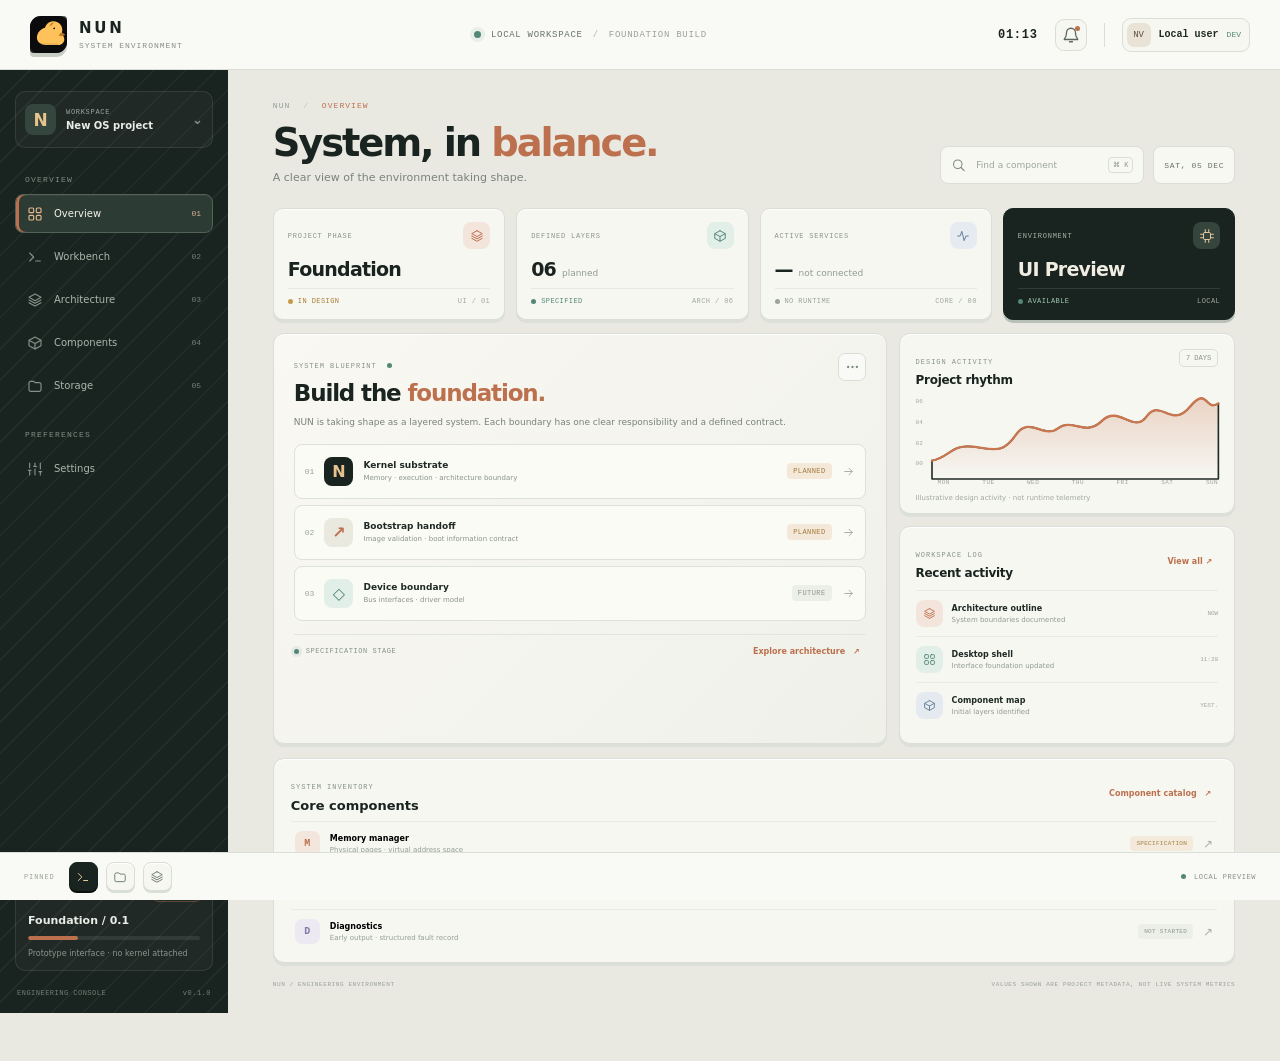
<file: ui/index.html>
<!doctype html>
<html lang="en">
<head>
<meta charset="utf-8"><meta name="viewport" content="width=device-width,initial-scale=1">
<meta name="theme-color" content="#19231f"><meta name="description" content="NUN — desktop system environment concept">
<title>NUN — System Overview</title><link rel="stylesheet" href="./styles.css"><script src="./app.js" defer></script>
</head>
<body>
<svg class="icon-defs" aria-hidden="true">
<symbol id="i-grid" viewBox="0 0 24 24"><rect x="3" y="3" width="7" height="7" rx="1.5"/><rect x="14" y="3" width="7" height="7" rx="1.5"/><rect x="3" y="14" width="7" height="7" rx="1.5"/><rect x="14" y="14" width="7" height="7" rx="1.5"/></symbol>
<symbol id="i-layers" viewBox="0 0 24 24"><path d="m12 3 9 5-9 5-9-5 9-5Z"/><path d="m3 12 9 5 9-5M3 16l9 5 9-5"/></symbol>
<symbol id="i-cpu" viewBox="0 0 24 24"><rect x="6" y="6" width="12" height="12" rx="2"/><path d="M9 1v5m6-5v5M9 18v5m6-5v5M1 9h5m-5 6h5m12-6h5m-5 6h5"/></symbol>
<symbol id="i-box" viewBox="0 0 24 24"><path d="m12 3 9 5v8l-9 5-9-5V8l9-5Z"/><path d="m3.5 8.2 8.5 4.7 8.5-4.7M12 13v8"/></symbol>
<symbol id="i-folder" viewBox="0 0 24 24"><path d="M3 7.5A2.5 2.5 0 0 1 5.5 5H10l2 2h6.5A2.5 2.5 0 0 1 21 9.5v8a2.5 2.5 0 0 1-2.5 2.5h-13A2.5 2.5 0 0 1 3 17.5z"/></symbol>
<symbol id="i-terminal" viewBox="0 0 24 24"><path d="m4 6 6 6-6 6M13 18h7"/></symbol>
<symbol id="i-sliders" viewBox="0 0 24 24"><path d="M4 21v-7m0-4V3m8 18v-9m0-4V3m8 18v-5m0-4V3M2 14h4m4-6h4m4 8h4"/></symbol>
<symbol id="i-search" viewBox="0 0 24 24"><circle cx="10.8" cy="10.8" r="6.8"/><path d="m16 16 5 5"/></symbol>
<symbol id="i-bell" viewBox="0 0 24 24"><path d="M18 9a6 6 0 0 0-12 0c0 7-3 7-3 9h18c0-2-3-2-3-9ZM10 21h4"/></symbol>
<symbol id="i-arrow" viewBox="0 0 24 24"><path d="M5 12h14m-6-6 6 6-6 6"/></symbol>
<symbol id="i-check" viewBox="0 0 24 24"><path d="m5 12 4 4L19 6"/></symbol>
<symbol id="i-activity" viewBox="0 0 24 24"><path d="M3 12h4l3-8 4 16 3-8h4"/></symbol>
<symbol id="i-more" viewBox="0 0 24 24"><circle cx="5" cy="12" r="1"/><circle cx="12" cy="12" r="1"/><circle cx="19" cy="12" r="1"/></symbol>
</svg>
<div class="app-frame">
<header class="topbar">
<a class="brand" href="#" aria-label="NUN home"><span class="brand-mark"><img src="../assets/duck-ui/duck-mark.svg" alt=""></span><span class="brand-name"><strong>NUN</strong><small>SYSTEM ENVIRONMENT</small></span></a>
<div class="topbar-context"><span class="context-dot"></span><span>LOCAL WORKSPACE</span><span class="context-slash">/</span><span class="context-muted">FOUNDATION BUILD</span></div>
<div class="topbar-actions"><span class="topbar-clock" id="clock">09:41</span><button class="top-icon" data-open="notifications" aria-label="Notifications"><svg><use href="#i-bell"/></svg><i></i></button><span class="top-separator"></span><button class="user-chip" data-open="profile" aria-label="Open user profile"><span>NV</span><b>Local user</b><small>DEV</small></button></div>
</header>
<div class="workspace">
<aside class="sidebar">
<div class="workspace-switcher"><span class="workspace-emblem">N</span><span><small>WORKSPACE</small><strong>New OS project</strong></span><b>⌄</b></div>
<div class="sidebar-label">OVERVIEW</div>
<nav class="side-nav" aria-label="Main navigation">
<button class="side-link active" data-page="Overview"><svg><use href="#i-grid"/></svg><span>Overview</span><kbd>01</kbd></button>
<button class="side-link" data-page="Workbench"><svg><use href="#i-terminal"/></svg><span>Workbench</span><kbd>02</kbd></button>
<button class="side-link" data-page="Architecture"><svg><use href="#i-layers"/></svg><span>Architecture</span><kbd>03</kbd></button>
<button class="side-link" data-page="Components"><svg><use href="#i-box"/></svg><span>Components</span><kbd>04</kbd></button>
<button class="side-link" data-page="Storage"><svg><use href="#i-folder"/></svg><span>Storage</span><kbd>05</kbd></button>
</nav>
<div class="sidebar-label sidebar-label-spaced">PREFERENCES</div>
<nav class="side-nav"><button class="side-link" data-page="Settings"><svg><use href="#i-sliders"/></svg><span>Settings</span></button></nav>
<div class="sidebar-bottom"><div class="build-card"><div class="build-card-top"><span>BUILD CHANNEL</span><span class="build-tag">PREVIEW</span></div><strong>Foundation / 0.1</strong><div class="build-progress"><i></i></div><small>Prototype interface · no kernel attached</small></div><div class="sidebar-foot"><span>ENGINEERING CONSOLE</span><span>v0.1.0</span></div></div>
</aside>
<main class="main-content">
<div class="page-header"><div><div class="breadcrumb">NUN <span>/</span> <b id="breadcrumb-current">OVERVIEW</b></div><h1 id="page-title">System, in <em>balance.</em></h1><p id="page-subtitle">A clear view of the environment taking shape.</p></div><div class="page-tools"><label class="global-search"><svg><use href="#i-search"/></svg><input id="global-search" type="search" placeholder="Find a component"><kbd>⌘ K</kbd></label><button class="date-chip" id="date-chip">WED, NOV 11 <span>⌄</span></button></div></div>
<section class="summary-grid" aria-label="Project summary">
<article class="summary-card"><div class="summary-label"><span>PROJECT PHASE</span><span class="summary-icon orange"><svg><use href="#i-layers"/></svg></span></div><strong class="summary-value">Foundation</strong><div class="summary-foot"><span class="status-inline amber"><i></i> IN DESIGN</span><span>UI / 01</span></div></article>
<article class="summary-card"><div class="summary-label"><span>DEFINED LAYERS</span><span class="summary-icon green"><svg><use href="#i-box"/></svg></span></div><strong class="summary-value">06 <small>planned</small></strong><div class="summary-foot"><span class="status-inline green"><i></i> SPECIFIED</span><span>ARCH / 06</span></div></article>
<article class="summary-card"><div class="summary-label"><span>ACTIVE SERVICES</span><span class="summary-icon blue"><svg><use href="#i-activity"/></svg></span></div><strong class="summary-value">— <small>not connected</small></strong><div class="summary-foot"><span class="status-inline neutral"><i></i> NO RUNTIME</span><span>CORE / 00</span></div></article>
<article class="summary-card summary-card-dark"><div class="summary-label"><span>ENVIRONMENT</span><span class="summary-icon dark-icon"><svg><use href="#i-cpu"/></svg></span></div><strong class="summary-value">UI Preview</strong><div class="summary-foot"><span class="status-inline green"><i></i> AVAILABLE</span><span>LOCAL</span></div></article>
</section>
<div class="content-grid">
<section class="architecture-panel">
<div class="panel-top"><div><span class="panel-eyebrow">SYSTEM BLUEPRINT <i></i></span><h2>Build the <em>foundation.</em></h2></div><button class="panel-more" data-open="architecture-details" aria-label="Architecture details"><svg><use href="#i-more"/></svg></button></div>
<p class="panel-copy">NUN is taking shape as a layered system. Each boundary has one clear responsibility and a defined contract.</p>
<div class="layer-stack">
<button class="layer-row layer-active" data-open="kernel"><span class="layer-number">01</span><span class="layer-symbol">N</span><span class="layer-info"><strong>Kernel substrate</strong><small>Memory · execution · architecture boundary</small></span><span class="layer-state state-plan">PLANNED</span><svg><use href="#i-arrow"/></svg></button>
<button class="layer-row" data-open="boot"><span class="layer-number">02</span><span class="layer-symbol boot-symbol">↗</span><span class="layer-info"><strong>Bootstrap handoff</strong><small>Image validation · boot information contract</small></span><span class="layer-state state-plan">PLANNED</span><svg><use href="#i-arrow"/></svg></button>
<button class="layer-row" data-open="drivers"><span class="layer-number">03</span><span class="layer-symbol driver-symbol">◇</span><span class="layer-info"><strong>Device boundary</strong><small>Bus interfaces · driver model</small></span><span class="layer-state state-later">FUTURE</span><svg><use href="#i-arrow"/></svg></button>
</div>
<div class="panel-bottom"><span><i class="mini-pulse"></i> SPECIFICATION STAGE</span><button data-open="architecture-details">Explore architecture <b>↗</b></button></div>
</section>
<div class="right-column">
<section class="signal-card">
<div class="signal-head"><div><span class="panel-eyebrow">DESIGN ACTIVITY</span><h3>Project rhythm</h3></div><span class="period-chip">7 DAYS</span></div>
<div class="signal-graph" aria-hidden="true"><div class="graph-y"><span>06</span><span>04</span><span>02</span><span>00</span></div><svg viewBox="0 0 300 90" preserveAspectRatio="none"><defs><linearGradient id="area" x1="0" x2="0" y1="0" y2="1"><stop offset="0" stop-color="#c97750" stop-opacity=".28"/><stop offset="1" stop-color="#c97750" stop-opacity="0"/></linearGradient></defs><path d="M0 70 C18 67 20 52 43 55 S74 63 88 42 S117 47 132 35 S160 45 178 27 S211 42 225 22 S251 36 270 12 S286 18 300 8 L300 90 L0 90Z" fill="url(#area)"/><path d="M0 70 C18 67 20 52 43 55 S74 63 88 42 S117 47 132 35 S160 45 178 27 S211 42 225 22 S251 36 270 12 S286 18 300 8" fill="none" stroke="#c97750" stroke-width="2.5" stroke-linecap="round"/></svg></div>
<div class="graph-days"><span>MON</span><span>TUE</span><span>WED</span><span>THU</span><span>FRI</span><span>SAT</span><span>SUN</span></div><p class="demo-note">Illustrative design activity · not runtime telemetry</p>
</section>
<section class="activity-card">
<div class="activity-heading"><div><span class="panel-eyebrow">WORKSPACE LOG</span><h3>Recent activity</h3></div><button data-open="activity-log">View all ↗</button></div>
<div class="activity-list"><div class="activity-item"><span class="activity-mark orange-mark"><svg><use href="#i-layers"/></svg></span><span><strong>Architecture outline</strong><small>System boundaries documented</small></span><time>NOW</time></div><div class="activity-item"><span class="activity-mark green-mark"><svg><use href="#i-grid"/></svg></span><span><strong>Desktop shell</strong><small>Interface foundation updated</small></span><time>11:20</time></div><div class="activity-item"><span class="activity-mark blue-mark"><svg><use href="#i-box"/></svg></span><span><strong>Component map</strong><small>Initial layers identified</small></span><time>YEST.</time></div></div>
</section>
</div>
</div>
<section class="components-section">
<div class="components-heading"><div><span class="panel-eyebrow">SYSTEM INVENTORY</span><h2>Core components</h2></div><button data-open="components-catalog">Component catalog <b>↗</b></button></div>
<div class="component-list">
<button class="component-row" data-open="memory"><span class="component-glyph">M</span><span class="component-name"><strong>Memory manager</strong><small>Physical pages · virtual address space</small></span><span class="component-badge amber-badge">SPECIFICATION</span><span class="component-arrow">↗</span></button>
<button class="component-row" data-open="execution"><span class="component-glyph teal-glyph">E</span><span class="component-name"><strong>Execution model</strong><small>Tasks · context · synchronization</small></span><span class="component-badge muted-badge">NOT STARTED</span><span class="component-arrow">↗</span></button>
<button class="component-row" data-open="diagnostics"><span class="component-glyph violet-glyph">D</span><span class="component-name"><strong>Diagnostics</strong><small>Early output · structured fault record</small></span><span class="component-badge muted-badge">NOT STARTED</span><span class="component-arrow">↗</span></button>
</div>
</section>
<footer class="main-footer"><span>NUN / ENGINEERING ENVIRONMENT</span><span>VALUES SHOWN ARE PROJECT METADATA, NOT LIVE SYSTEM METRICS</span></footer>
</main>
</div>
<nav class="bottom-dock" aria-label="Pinned tools"><span class="dock-caption">PINNED</span><button class="dock-button selected" data-open="workbench" aria-label="Workbench"><svg><use href="#i-terminal"/></svg></button><button class="dock-button" data-open="files" aria-label="Files"><svg><use href="#i-folder"/></svg></button><button class="dock-button" data-open="architecture-details" aria-label="Architecture"><svg><use href="#i-layers"/></svg></button><span class="dock-spacer"></span><span class="dock-status"><i></i> LOCAL PREVIEW</span></nav>
</div>
<dialog id="module-dialog" class="module-dialog"><button class="dialog-close" id="dialog-close" aria-label="Close">×</button><div class="dialog-symbol">N</div><span class="panel-eyebrow">NUN / MODULE INFORMATION</span><h2 id="dialog-title">Module</h2><p id="dialog-copy"></p><div class="dialog-boundary"><i></i> SPECIFICATION / UI PREVIEW ONLY</div><button class="dialog-action" id="dialog-action">Close panel <span>↗</span></button></dialog>
<div class="toast" id="toast" role="status" aria-live="polite"></div>
</body></html>
</file>
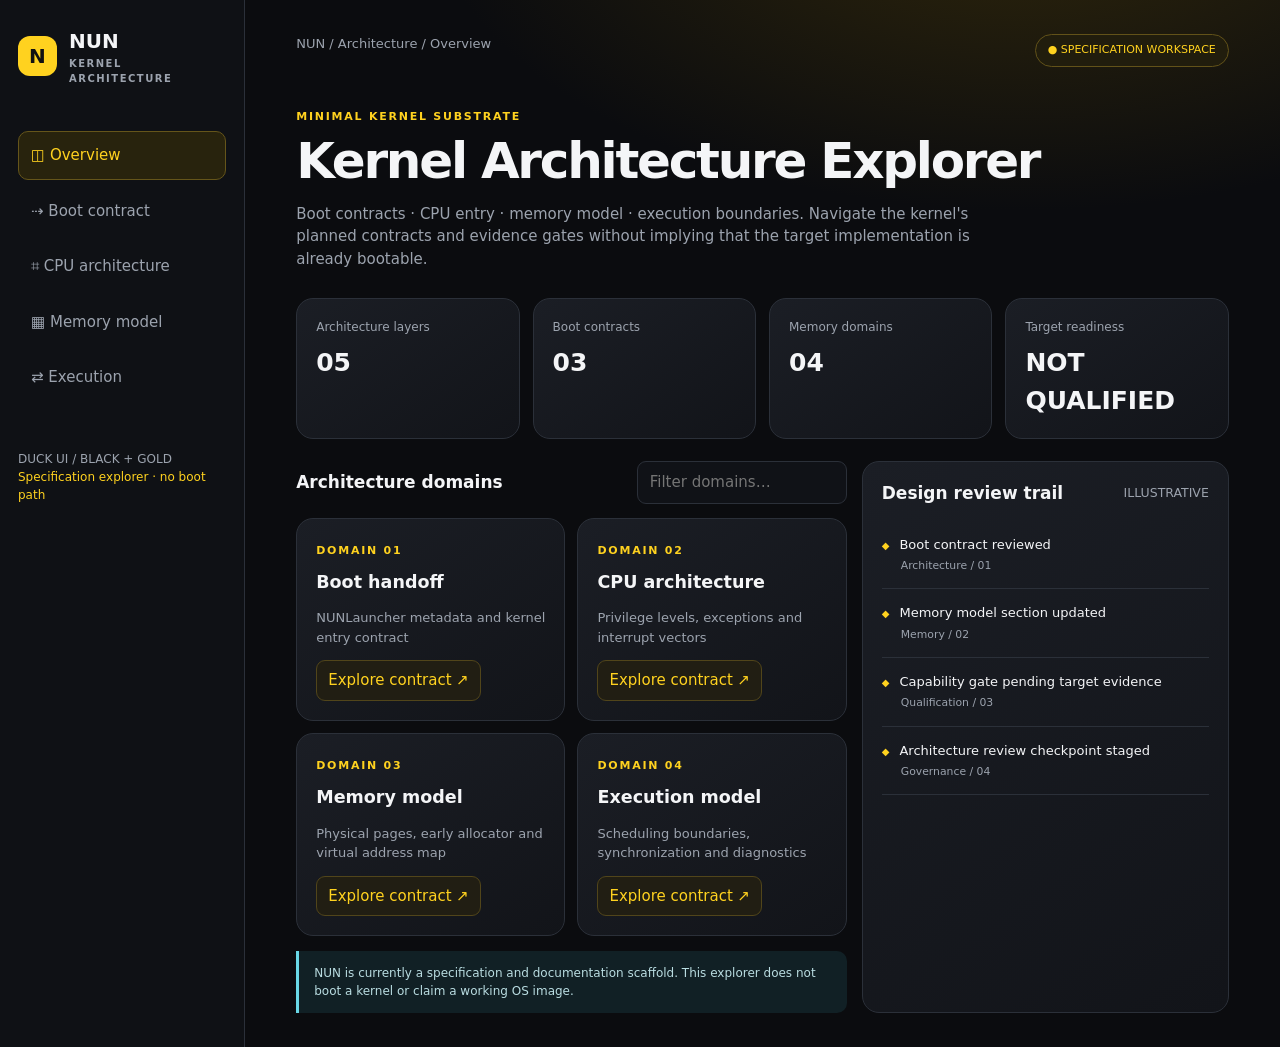
<file: docs/gui/index.html>
<!doctype html><html lang="en"><head><meta charset="utf-8"><meta name="viewport" content="width=device-width,initial-scale=1"><meta name="theme-color" content="#101114"><title>NUN — Kernel Architecture Explorer</title><style>
:root{color-scheme:dark;--bg:#0b0c0f;--p:#171a20;--l:#2b3039;--t:#f4f5f7;--m:#9ca3ae;--g:#ffd21f;--c:#69d7e6;--ok:#79d7a0;font:15px/1.5 Inter,system-ui,sans-serif}*{box-sizing:border-box}body{margin:0;background:radial-gradient(850px 450px at 80% -10%,#30270b,transparent 70%),var(--bg);color:var(--t)}button,input{font:inherit}.app{display:grid;grid-template-columns:245px 1fr;min-height:100vh}.side{background:#0f1115;border-right:1px solid var(--l);padding:26px 18px}.brand{display:flex;gap:12px;align-items:center;font-size:20px;font-weight:850}.mark{width:40px;height:40px;border-radius:12px;background:var(--g);color:#111;display:grid;place-items:center}.nav{display:grid;gap:7px;margin-top:45px}.nav button{background:transparent;border:1px solid transparent;color:var(--m);padding:12px;text-align:left;border-radius:10px;transition:.2s}.nav button:hover,.nav button.active{background:#28230d;border-color:#65551a;color:var(--g)}.side footer{margin-top:48px;color:var(--m);font-size:12px}.main{padding:34px clamp(18px,4vw,58px);max-width:1500px;width:100%;margin:auto}.top{display:flex;justify-content:space-between;color:var(--m);font-size:13px}.badge{padding:7px 12px;border-radius:30px;background:#211d0d;border:1px solid #625219;color:var(--g);font-size:11px}.hero{margin:42px 0 28px}.eyebrow,.card small{color:var(--g);font-size:11px;letter-spacing:.16em;font-weight:800}.hero h1{font-size:clamp(32px,4vw,50px);line-height:1.05;letter-spacing:-.045em;margin:10px 0}.hero p{color:var(--m);max-width:720px}.stats{display:grid;grid-template-columns:repeat(4,1fr);gap:13px}.stat,.card,.panel{background:linear-gradient(145deg,#1b1e25,#121419);border:1px solid var(--l);border-radius:17px;padding:19px;transition:.22s}.stat:hover,.card:hover{transform:translateY(-3px);border-color:#76651d}.stat span{display:block;color:var(--m);font-size:12px}.stat b{display:block;font-size:25px;margin-top:8px}.body{display:grid;grid-template-columns:1.2fr .8fr;gap:15px;margin-top:22px}.heading{display:flex;justify-content:space-between;align-items:center;margin-bottom:14px}.heading h2{font-size:17px;margin:0}.search{background:#101217;border:1px solid var(--l);color:white;border-radius:9px;padding:9px 12px;width:210px}.cards{display:grid;grid-template-columns:repeat(2,1fr);gap:12px}.card h3{margin:9px 0 4px}.card p{font-size:13px;color:var(--m);min-height:38px}.card button{background:#211e13;border:1px solid #51451a;color:var(--g);padding:8px 11px;border-radius:9px}.event{padding:14px 0;border-bottom:1px solid var(--l);font-size:13px}.event:before{content:'◆';color:var(--g);margin-right:10px;font-size:10px}.event small{display:block;color:var(--m);margin:4px 0 0 19px}.notice{margin-top:15px;padding:13px 15px;background:#112025;border-left:3px solid var(--c);border-radius:0 10px 10px 0;color:#b9dce1;font-size:12px}.toast{position:fixed;right:22px;bottom:22px;background:var(--g);color:#111;padding:12px 16px;border-radius:10px;font-weight:800;opacity:0;transform:translateY(8px);transition:.2s}.toast.show{opacity:1;transform:none}@media(max-width:850px){.app{grid-template-columns:1fr}.side{padding:14px 18px;border-right:0;border-bottom:1px solid var(--l)}.nav{display:flex;overflow:auto;margin-top:12px}.nav button{white-space:nowrap}.side footer{display:none}.body{grid-template-columns:1fr}}@media(max-width:560px){.stats{grid-template-columns:repeat(2,1fr)}.cards{grid-template-columns:1fr}.badge{font-size:9px}}@media(prefers-reduced-motion:reduce){*,*::before,*::after{transition:none!important;animation:none!important}}</style></head><body><div class="app"><aside class="side"><div class="brand"><div class="mark">N</div><div>NUN<small style="display:block;color:var(--m);font-size:10px;letter-spacing:.15em">KERNEL ARCHITECTURE</small></div></div><nav class="nav" aria-label="Primary"><button class="active">◫ Overview</button><button>⇢ Boot contract</button><button>⌗ CPU architecture</button><button>▦ Memory model</button><button>⇄ Execution</button></nav><footer>DUCK UI / BLACK + GOLD<br><span style="color:var(--g)">Specification explorer · no boot path</span></footer></aside><main class="main"><div class="top"><span>NUN / Architecture / Overview</span><span class="badge">● SPECIFICATION WORKSPACE</span></div><header class="hero"><div class="eyebrow">MINIMAL KERNEL SUBSTRATE</div><h1>Kernel Architecture Explorer</h1><p>Boot contracts · CPU entry · memory model · execution boundaries. Navigate the kernel's planned contracts and evidence gates without implying that the target implementation is already bootable.</p></header><section class="stats"><div class="stat"><span>Architecture layers</span><b>05</b></div><div class="stat"><span>Boot contracts</span><b>03</b></div><div class="stat"><span>Memory domains</span><b>04</b></div><div class="stat"><span>Target readiness</span><b>NOT QUALIFIED</b></div></section><div class="body"><section><div class="heading"><h2>Architecture domains</h2><input id="search" class="search" placeholder="Filter domains…" aria-label="Filter domains"></div><div class="cards"><article class="card"><small>DOMAIN 01</small><h3>Boot handoff</h3><p>NUNLauncher metadata and kernel entry contract</p><button data-action="Boot handoff">Explore contract ↗</button></article><article class="card"><small>DOMAIN 02</small><h3>CPU architecture</h3><p>Privilege levels, exceptions and interrupt vectors</p><button data-action="CPU architecture">Explore contract ↗</button></article><article class="card"><small>DOMAIN 03</small><h3>Memory model</h3><p>Physical pages, early allocator and virtual address map</p><button data-action="Memory model">Explore contract ↗</button></article><article class="card"><small>DOMAIN 04</small><h3>Execution model</h3><p>Scheduling boundaries, synchronization and diagnostics</p><button data-action="Execution model">Explore contract ↗</button></article></div><div class="notice">NUN is currently a specification and documentation scaffold. This explorer does not boot a kernel or claim a working OS image.</div></section><aside class="panel"><div class="heading"><h2>Design review trail</h2><small style="color:var(--m)">ILLUSTRATIVE</small></div><div class="event">Boot contract reviewed<small>Architecture / 01</small></div><div class="event">Memory model section updated<small>Memory / 02</small></div><div class="event">Capability gate pending target evidence<small>Qualification / 03</small></div><div class="event">Architecture review checkpoint staged<small>Governance / 04</small></div></aside></div></main></div><div class="toast" id="toast" role="status" aria-live="polite"></div><script>const t=document.getElementById('toast');let tm;function say(s){t.textContent=s;t.classList.add('show');clearTimeout(tm);tm=setTimeout(()=>t.classList.remove('show'),2100)}document.querySelectorAll('button').forEach(b=>b.addEventListener('click',()=>{if(b.dataset.action)say(b.dataset.action+' · specification preview');else{document.querySelectorAll('.nav button').forEach(x=>x.classList.remove('active'));if(b.closest('.nav'))b.classList.add('active');say(b.textContent.trim()+' selected')}}));document.getElementById('search').addEventListener('input',e=>document.querySelectorAll('.card').forEach(c=>c.hidden=!c.innerText.toLowerCase().includes(e.target.value.toLowerCase())));</script></body></html>
</file>
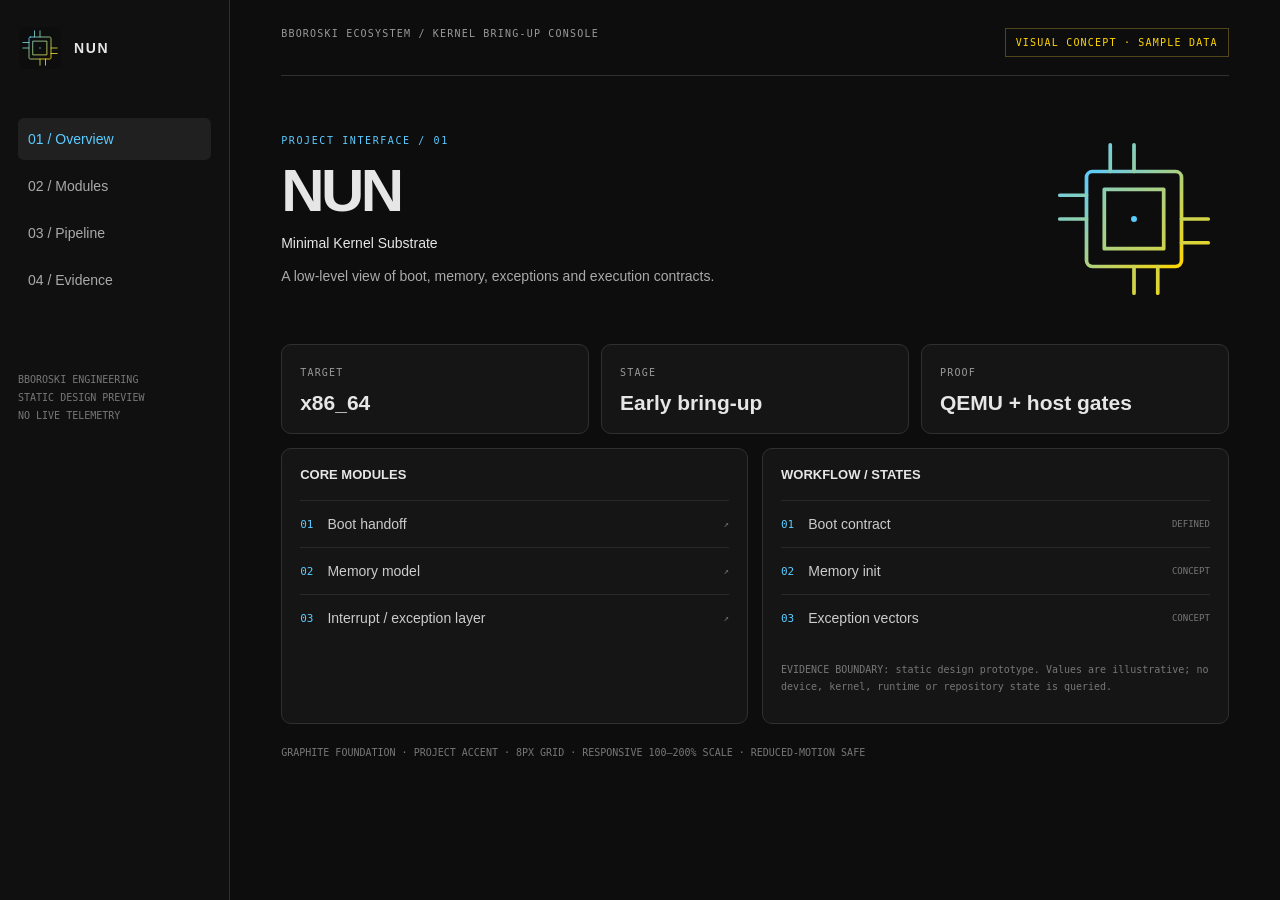
<file: BBOROSKI_VISUAL_SHELL_v2.html>
<!doctype html><html lang="en"><meta charset="utf-8"><meta name="viewport" content="width=device-width,initial-scale=1"><meta name="color-scheme" content="dark"><title>NUN — Visual Shell</title><style>:root{--bg:#0d0d0d;--panel:#151515;--edge:#303030;--text:#e6e6e6;--muted:#999;--a:#5BCBFF;--b:#FFD600;font-family:Inter,"Segoe UI",sans-serif}*{box-sizing:border-box}body{margin:0;background:var(--bg);color:var(--text);font-size:14px}.layout{display:grid;grid-template-columns:230px 1fr;min-height:100vh}.side{padding:26px 18px;background:#101010;border-right:1px solid var(--edge)}.brand{display:flex;gap:12px;align-items:center;font-weight:800;letter-spacing:.12em}.brand img{width:44px}nav{margin-top:48px}nav a{display:block;padding:13px 10px;margin:5px 0;border-radius:6px;color:#aaa;text-decoration:none}nav a:first-child{color:var(--a);background:#202020}.side footer{margin-top:70px;color:#777;font:10px monospace;line-height:1.8}.main{padding:28px clamp(18px,4vw,54px)}header{display:flex;justify-content:space-between;border-bottom:1px solid var(--edge);padding-bottom:18px}.mono,small,.tag{font:10px "JetBrains Mono",monospace;letter-spacing:.12em;color:var(--muted)}.tag{color:#ffd600;border:1px solid #51451b;padding:8px 10px}.hero{display:flex;justify-content:space-between;align-items:center;padding:48px 0 30px;gap:24px}.hero h1{font-size:clamp(36px,5vw,60px);letter-spacing:-.06em;margin:10px 0}.hero p{max-width:680px;color:#aaa;line-height:1.7}.hero img{width:190px;max-width:28vw}.eyebrow{color:var(--a);font:10px monospace;letter-spacing:.16em}.stats{display:grid;grid-template-columns:repeat(3,1fr);gap:12px}.stats article,.panel{background:var(--panel);border:1px solid var(--edge);border-radius:10px;padding:18px}.stats b{display:block;font-size:21px;margin-top:12px}.cols{display:grid;grid-template-columns:1fr 1fr;gap:14px;margin-top:14px}.panel h2{font-size:13px;margin:0 0 18px}.panel ul{list-style:none;padding:0;margin:0}.panel li{display:flex;gap:14px;align-items:center;padding:15px 0;border-top:1px solid #292929;color:#ccc}.panel li i{font:11px monospace;color:var(--a);font-style:normal}.panel li span,.panel li em{margin-left:auto;color:#777;font:9px monospace;font-style:normal}.note{color:#777;font:10px monospace;line-height:1.7;margin-top:20px}@media(max-width:800px){.layout{grid-template-columns:70px 1fr}.side{padding:20px 8px}.brand span,nav a:not(:first-child){display:none}.cols{grid-template-columns:1fr}}@media(max-width:560px){.layout{display:block}.side{display:none}.hero img{display:none}.stats{grid-template-columns:1fr}.main{padding:18px}header{gap:12px;flex-direction:column}}</style><body><div class="layout"><aside class="side"><div class="brand"><img src="BBOROSKI_GLOBAL_MARK_v2.svg" alt=""><span>NUN</span></div><nav><a href="#overview">01 / Overview</a><a href="#modules">02 / Modules</a><a href="#pipeline">03 / Pipeline</a><a href="#evidence">04 / Evidence</a></nav><footer>BBOROSKI ENGINEERING<br>STATIC DESIGN PREVIEW<br>NO LIVE TELEMETRY</footer></aside><main class="main"><header><span class="mono">BBOROSKI ECOSYSTEM / KERNEL BRING-UP CONSOLE</span><span class="tag">VISUAL CONCEPT · SAMPLE DATA</span></header><section class="hero" id="overview"><div><div class="eyebrow">PROJECT INTERFACE / 01</div><h1>NUN</h1><div>Minimal Kernel Substrate</div><p>A low-level view of boot, memory, exceptions and execution contracts.</p></div><img src="BBOROSKI_GLOBAL_MARK_v2.svg" alt="NUN visual mark"></section><section class="stats"><article><small>TARGET</small><b>x86_64</b></article><article><small>STAGE</small><b>Early bring-up</b></article><article><small>PROOF</small><b>QEMU + host gates</b></article></section><section class="cols"><article class="panel" id="modules"><h2>CORE MODULES</h2><ul><li><i>01</i>Boot handoff<span>↗</span></li><li><i>02</i>Memory model<span>↗</span></li><li><i>03</i>Interrupt / exception layer<span>↗</span></li></ul></article><article class="panel" id="pipeline"><h2>WORKFLOW / STATES</h2><ul><li><i>01</i>Boot contract<em>DEFINED</em></li><li><i>02</i>Memory init<em>CONCEPT</em></li><li><i>03</i>Exception vectors<em>CONCEPT</em></li></ul><p class="note" id="evidence">EVIDENCE BOUNDARY: static design prototype. Values are illustrative; no device, kernel, runtime or repository state is queried.</p></article></section><p class="note">GRAPHITE FOUNDATION · PROJECT ACCENT · 8PX GRID · RESPONSIVE 100–200% SCALE · REDUCED-MOTION SAFE</p></main></div></body></html>
</file>
<file: ui/styles.css>
:root{color-scheme:light;--canvas:#e9e9e2;--surface:#f7f7f2;--surface-2:#eeefe8;--ink:#19231f;--text:#202a25;--muted:#78827b;--line:#d9ded6;--copper:#bd704e;--copper-soft:#f3e5dc;--jade:#528777;--jade-soft:#e2eee8;--blue:#647e98;--violet:#8278a5;--amber:#b38b42;--mono:ui-monospace,SFMono-Regular,Consolas,monospace;--sans:Inter,ui-sans-serif,system-ui,-apple-system,"Segoe UI",sans-serif}*{box-sizing:border-box}html{scroll-behavior:smooth}body{margin:0;min-width:320px;background:var(--canvas);color:var(--text);font-family:var(--sans)}button,input{font:inherit}button{cursor:pointer}svg{width:18px;height:18px;fill:none;stroke:currentColor;stroke-width:1.7;stroke-linecap:round;stroke-linejoin:round}.icon-defs{position:absolute;width:0;height:0;overflow:hidden}.app-frame{min-height:100vh;display:flex;flex-direction:column}.topbar{height:70px;padding:0 30px;background:#f9f9f5;border-bottom:1px solid var(--line);display:flex;align-items:center;justify-content:space-between;position:sticky;top:0;z-index:5}.brand{display:flex;align-items:center;gap:12px;text-decoration:none;color:var(--ink)}.brand-mark{width:37px;height:37px;border-radius:11px 4px 11px 4px;background:var(--ink);color:#eacb91;display:grid;place-items:center;position:relative;box-shadow:0 4px 0 #c8cdc4,inset 0 1px #ffffff40}.brand-mark img{width:100%;height:100%;display:block;object-fit:cover;border-radius:inherit}.brand-mark i{width:6px;height:6px;position:absolute;right:6px;top:6px;background:var(--copper);border-radius:50%}.brand-name strong,.brand-name small{display:block}.brand-name strong{font-size:15px;letter-spacing:.18em}.brand-name small{font:8px var(--mono);color:#879088;letter-spacing:.12em;margin-top:4px}.topbar-context,.topbar-actions{display:flex;align-items:center;gap:10px;font:9px var(--mono);letter-spacing:.08em;color:#67726b}.context-dot,.mini-pulse,.dock-status i{width:7px;height:7px;border-radius:50%;background:var(--jade);display:inline-block;box-shadow:0 0 0 4px #5287771a}.context-slash{color:#b3b8b0}.context-muted{color:#9aa29b}.topbar-actions{gap:17px}.topbar-clock{color:var(--ink);font-size:12px;font-weight:600}.top-icon{width:32px;height:32px;border:1px solid var(--line);border-radius:9px;background:var(--surface);color:#59675f;display:grid;place-items:center;position:relative;transition:transform .18s,background .18s}.top-icon:hover{transform:translateY(-2px);background:#fff}.top-icon i{width:5px;height:5px;position:absolute;right:6px;top:6px;background:var(--copper);border-radius:50%}.top-separator{height:24px;width:1px;background:var(--line)}.user-chip{display:flex;align-items:center;gap:8px;padding:4px 8px 4px 4px;border:1px solid var(--line);border-radius:9px;background:var(--surface);color:var(--text);font-size:10px}.user-chip>span{width:24px;height:24px;border-radius:7px;background:#e9e3d7;color:#5f513b;display:grid;place-items:center;font:9px var(--mono)}.user-chip small{font:8px var(--mono);color:var(--jade)}.workspace{display:grid;grid-template-columns:228px minmax(0,1fr);flex:1;min-height:0}.sidebar{background:var(--ink);color:#e9ede7;padding:21px 15px 16px;display:flex;flex-direction:column;min-height:calc(100vh - 118px);position:relative;overflow:hidden}.sidebar:before{content:"";position:absolute;inset:0;opacity:.045;pointer-events:none;background:repeating-linear-gradient(135deg,transparent 0 20px,#fff 21px 22px)}.workspace-switcher{height:57px;display:flex;align-items:center;gap:10px;padding:8px 9px;border:1px solid #ffffff18;border-radius:10px;background:#ffffff08;position:relative;z-index:1}.workspace-emblem{width:31px;height:31px;border-radius:8px;background:#34463e;color:#e7c48b;display:grid;place-items:center;font-size:17px;font-weight:800}.workspace-switcher span:nth-child(2){display:grid;gap:4px}.workspace-switcher small{font:7px var(--mono);letter-spacing:.1em;color:#9ba89f}.workspace-switcher strong{font-size:10px;font-weight:600}.workspace-switcher>b{margin-left:auto;color:#88968d;font-size:13px}.sidebar-label{position:relative;z-index:1;margin:27px 10px 10px;color:#7f9085;font:8px var(--mono);letter-spacing:.15em}.sidebar-label-spaced{margin-top:25px}.side-nav{display:grid;gap:4px;position:relative;z-index:1}.side-link{height:39px;display:flex;align-items:center;gap:11px;padding:0 11px;border:1px solid transparent;border-radius:8px;background:transparent;color:#acb7ae;text-align:left;font-size:10px;transition:background .18s,color .18s,transform .18s,border .18s}.side-link svg{width:16px;height:16px;color:#84938a}.side-link kbd{margin-left:auto;color:#738077;font:8px var(--mono)}.side-link:hover{background:#ffffff0c;color:white;transform:translateX(3px)}.side-link.active{background:#2c3b33;color:#f5f4ec;border-color:#526358;box-shadow:inset 3px 0 var(--copper),inset 0 1px #ffffff0c}.side-link.active svg{color:#e5b78e}.side-link.active kbd{color:#d6b294}.sidebar-bottom{margin-top:auto;position:relative;z-index:1}.build-card{padding:12px;border:1px solid #ffffff18;border-radius:10px;background:#ffffff08}.build-card-top{display:flex;justify-content:space-between;align-items:center;font:7px var(--mono);letter-spacing:.1em;color:#9cab9f}.build-tag{color:#e6bb8f;border:1px solid #bd704e66;border-radius:4px;padding:3px 5px}.build-card>strong{display:block;font-size:11px;margin:12px 0 9px}.build-progress{height:4px;background:#ffffff16;border-radius:5px;overflow:hidden}.build-progress i{display:block;width:29%;height:100%;background:var(--copper);border-radius:5px}.build-card>small{display:block;color:#87958b;font-size:8px;margin-top:9px}.sidebar-foot{display:flex;justify-content:space-between;color:#6f8075;font:7px var(--mono);letter-spacing:.07em;margin:18px 2px 0}.main-content{width:100%;max-width:1580px;margin:0 auto;padding:31px clamp(22px,3.5vw,52px) 25px}.page-header{display:flex;align-items:flex-end;justify-content:space-between;gap:20px;margin-bottom:24px}.breadcrumb{font:8px var(--mono);letter-spacing:.13em;color:#929c94}.breadcrumb span{margin:0 7px;color:#c0c5bd}.breadcrumb b{color:var(--copper);font-weight:500}.page-header h1{font-size:clamp(32px,3vw,43px);line-height:1.05;letter-spacing:-.055em;margin:13px 0 8px;color:var(--ink)}.page-header h1 em{font-style:normal;color:var(--copper)}.page-header p{font-size:11px;color:var(--muted);margin:0}.page-tools{display:flex;align-items:center;gap:9px}.global-search{height:38px;width:204px;display:flex;align-items:center;gap:8px;padding:0 10px;background:#f8f8f3;border:1px solid var(--line);border-radius:8px;color:#7d8981}.global-search svg{width:15px}.global-search input{flex:1;min-width:0;border:0;outline:0;background:transparent;color:var(--text);font-size:9px}.global-search input::placeholder{color:#9ca59e}.global-search kbd{font:7px var(--mono);color:#8b968d;border:1px solid var(--line);border-radius:4px;padding:3px 4px}.date-chip{height:38px;padding:0 10px;border:1px solid var(--line);border-radius:8px;background:#f8f8f3;color:#657269;font:8px var(--mono);letter-spacing:.08em}.date-chip span{margin-left:8px;color:var(--copper)}.summary-grid{display:grid;grid-template-columns:repeat(4,minmax(0,1fr));gap:11px}.summary-card{min-height:112px;padding:13px 14px 11px;border:1px solid var(--line);border-radius:10px;background:var(--surface);box-shadow:0 3px 0 #dce0d8,inset 0 1px #fff;transition:transform .2s,box-shadow .2s}.summary-card:hover{transform:translateY(-3px);box-shadow:0 7px 0 #dce0d8,0 13px 20px #24332910,inset 0 1px #fff}.summary-label{display:flex;align-items:center;justify-content:space-between;font:7px var(--mono);letter-spacing:.11em;color:#89938b}.summary-icon{width:27px;height:27px;border-radius:8px;display:grid;place-items:center}.summary-icon svg{width:14px;height:14px}.summary-icon.orange{background:var(--copper-soft);color:var(--copper)}.summary-icon.green{background:var(--jade-soft);color:var(--jade)}.summary-icon.blue{background:#e5ebf0;color:var(--blue)}.summary-icon.dark-icon{background:#35443c;color:#e8c99d}.summary-card-dark{background:var(--ink);border-color:var(--ink);color:#f4f2e9;box-shadow:0 3px 0 #b8c0b7}.summary-card-dark .summary-label{color:#a8b3a9}.summary-value{display:block;margin:9px 0 8px;font-size:19px;font-weight:700;letter-spacing:-.04em;color:var(--ink)}.summary-value small{font-size:9px;font-weight:500;color:#919b93;letter-spacing:0}.summary-card-dark .summary-value{color:#f0ede3}.summary-foot{display:flex;justify-content:space-between;align-items:center;border-top:1px solid #e6e8e1;padding-top:8px;color:#a0a9a1;font:7px var(--mono);letter-spacing:.06em}.summary-card-dark .summary-foot{border-color:#ffffff1c}.status-inline{display:flex;align-items:center;gap:5px}.status-inline i{width:5px;height:5px;border-radius:50%;display:inline-block}.status-inline.amber{color:#a57c34}.status-inline.amber i{background:#c59a4a}.status-inline.green{color:var(--jade)}.status-inline.green i{background:var(--jade)}.status-inline.neutral{color:#9aa49c}.status-inline.neutral i{background:#9aa49c}.summary-card-dark .status-inline.green{color:#9fcab4}.content-grid{display:grid;grid-template-columns:minmax(0,1.55fr) minmax(280px,.85fr);gap:12px;margin-top:13px}.architecture-panel,.signal-card,.activity-card{border:1px solid var(--line);border-radius:11px;background:var(--surface);box-shadow:0 3px 0 #dce0d8,inset 0 1px #fff}.architecture-panel{padding:19px 20px 14px;background:linear-gradient(135deg,#f9f8f2,#eff1e9)}.panel-top,.signal-head,.activity-heading,.components-heading{display:flex;align-items:flex-start;justify-content:space-between;gap:12px}.panel-eyebrow{font:7px var(--mono);letter-spacing:.14em;color:#87928a}.panel-eyebrow i{display:inline-block;width:5px;height:5px;border-radius:50%;background:var(--jade);margin-left:5px}.panel-top h2{font-size:23px;letter-spacing:-.05em;margin:8px 0 0;color:var(--ink)}.panel-top h2 em{font-style:normal;color:var(--copper)}.panel-more{width:28px;height:28px;border:1px solid var(--line);border-radius:7px;background:#fff8;color:#7b877e;display:grid;place-items:center}.panel-more:hover{background:white;color:var(--copper)}.panel-more svg{width:15px}.panel-copy{max-width:520px;margin:9px 0 14px;color:#77827a;font-size:9px;line-height:1.6}.layer-stack{display:grid;gap:6px}.layer-row{display:flex;align-items:center;gap:10px;width:100%;min-height:55px;padding:7px 10px;border:1px solid #dce1d9;border-radius:8px;background:#fbfbf6;text-align:left;color:var(--text);transition:transform .17s,background .17s,border .17s,box-shadow .17s}.layer-row:hover{transform:translateX(3px);border-color:#c9a58e;background:#fff;box-shadow:0 4px 10px #23352a0c}.layer-row:active{transform:translate(2px,2px);box-shadow:inset 0 2px 5px #24332916}.layer-number{font:8px var(--mono);color:#9aa39a}.layer-symbol{width:29px;height:29px;display:grid;place-items:center;border-radius:8px;background:var(--ink);color:#e7c291;font-size:16px;font-weight:800}.boot-symbol{background:#e9e9e0;color:var(--copper)}.driver-symbol{background:#e2eee8;color:var(--jade)}.layer-info{display:grid;gap:4px;min-width:0}.layer-info strong{font-size:9px}.layer-info small{font-size:7px;color:#89938b;white-space:nowrap;overflow:hidden;text-overflow:ellipsis}.layer-state{margin-left:auto;font:7px var(--mono);letter-spacing:.06em;padding:4px 6px;border-radius:4px;white-space:nowrap}.state-plan{background:#f4e9d9;color:#a17739}.state-later{background:#eceee8;color:#8b958c}.layer-row>svg{width:13px;height:13px;color:#a2aaa1}.panel-bottom{display:flex;align-items:center;justify-content:space-between;margin-top:13px;padding-top:11px;border-top:1px solid #e2e5dc}.panel-bottom>span{display:flex;align-items:center;gap:7px;color:#849187;font:7px var(--mono);letter-spacing:.08em}.mini-pulse{width:5px;height:5px;box-shadow:0 0 0 3px #5287771b}.panel-bottom button,.activity-heading button,.components-heading>button{border:0;background:transparent;color:var(--copper);font-size:8px;font-weight:700}.panel-bottom button b,.components-heading>button b{margin-left:5px}.right-column{display:grid;grid-template-rows:auto 1fr;gap:12px}.signal-card{padding:15px 16px 11px}.signal-head h3,.activity-heading h3{font-size:12px;letter-spacing:-.025em;margin:5px 0 0;color:var(--ink)}.period-chip{border:1px solid var(--line);border-radius:5px;padding:4px 6px;font:7px var(--mono);color:#879188}.signal-graph{height:83px;display:flex;gap:9px;align-items:stretch;margin-top:9px}.graph-y{display:flex;flex-direction:column;justify-content:space-between;color:#a0a99f;font:6px var(--mono);padding:2px 0 12px}.signal-graph svg{flex:1;width:100%;height:100%;overflow:visible}.graph-days{display:flex;justify-content:space-between;padding-left:22px;color:#9ba49c;font:6px var(--mono);letter-spacing:.08em}.demo-note{margin:8px 0 0;color:#a0a89f;font-size:7px}.activity-card{padding:15px 16px}.activity-heading{align-items:center}.activity-list{display:grid;margin-top:10px}.activity-item{display:flex;align-items:center;gap:9px;padding:9px 0;border-top:1px solid #e9ebe5}.activity-mark{width:27px;height:27px;border-radius:8px;display:grid;place-items:center}.activity-mark svg{width:13px;height:13px}.orange-mark{background:var(--copper-soft);color:var(--copper)}.green-mark{background:var(--jade-soft);color:var(--jade)}.blue-mark{background:#e4eaf0;color:var(--blue)}.activity-item>span:nth-child(2){display:grid;gap:3px;min-width:0}.activity-item strong{font-size:8px}.activity-item small{font-size:7px;color:#919b92}.activity-item time{margin-left:auto;font:6px var(--mono);color:#9da79e;white-space:nowrap}.components-section{margin-top:14px;padding:15px 17px 9px;border:1px solid var(--line);border-radius:11px;background:var(--surface);box-shadow:0 3px 0 #dce0d8,inset 0 1px #fff}.components-heading{align-items:center;margin-bottom:8px}.components-heading h2{font-size:13px;margin:5px 0 0;color:var(--ink)}.component-list{display:grid}.component-row{width:100%;display:flex;align-items:center;gap:10px;min-height:44px;padding:6px 4px;border:0;border-top:1px solid #e9ebe5;background:transparent;text-align:left;transition:background .18s,padding .18s}.component-row:hover{background:#f1f0e9;padding-inline:9px}.component-glyph{width:25px;height:25px;display:grid;place-items:center;border-radius:7px;background:#f3e6dc;color:var(--copper);font:700 10px var(--mono)}.teal-glyph{background:var(--jade-soft);color:var(--jade)}.violet-glyph{background:#ece9f2;color:var(--violet)}.component-name{display:grid;gap:3px}.component-name strong{font-size:8px}.component-name small{font-size:7px;color:#929d94}.component-badge{margin-left:auto;border-radius:4px;padding:4px 6px;font:6px var(--mono);letter-spacing:.05em}.amber-badge{background:#f3eadc;color:#a67e3e}.muted-badge{background:#eceee8;color:#8c968c}.component-arrow{color:#a8b0a7;font-size:12px}.main-footer{display:flex;justify-content:space-between;gap:12px;margin-top:18px;color:#97a097;font:6px var(--mono);letter-spacing:.1em}.bottom-dock{height:48px;padding:0 24px;background:#f9f9f5;border-top:1px solid var(--line);display:flex;align-items:center;gap:8px;position:sticky;bottom:0;z-index:4}.dock-caption{color:#9ba39a;font:7px var(--mono);letter-spacing:.13em;margin-right:6px}.dock-button{width:29px;height:29px;border:1px solid var(--line);border-radius:8px;background:var(--surface);color:#718077;display:grid;place-items:center;box-shadow:0 2px 0 #d9ded6,inset 0 1px #fff;transition:transform .16s,background .16s}.dock-button svg{width:14px}.dock-button:hover{transform:translateY(-2px);color:var(--copper)}.dock-button.selected{background:var(--ink);border-color:var(--ink);color:#eacb91;box-shadow:0 2px 0 #0b100d}.dock-button:active{transform:translateY(2px);box-shadow:inset 0 2px 5px #0004}.dock-spacer{flex:1}.dock-status{display:flex;align-items:center;gap:8px;color:#869188;font:7px var(--mono);letter-spacing:.08em}.dock-status i{width:5px;height:5px;box-shadow:none}
.module-dialog{width:min(410px,calc(100vw - 32px));padding:26px;border:1px solid #45554b;border-radius:15px;background:#f8f8f2;color:var(--text);box-shadow:0 25px 90px #101a1640}.module-dialog::backdrop{background:#121a16a6;backdrop-filter:blur(5px)}.dialog-close{position:absolute;top:12px;right:12px;width:29px;height:29px;border:1px solid var(--line);border-radius:7px;background:#fff;color:#657269;font-size:20px}.dialog-symbol{width:43px;height:43px;display:grid;place-items:center;border-radius:12px 4px;background:var(--ink);color:#e9c78f;font-size:28px;font-weight:800;margin-bottom:17px;box-shadow:4px 4px 0 #c5cfc6}.dialog-boundary{display:flex;align-items:center;gap:8px;margin:19px 0;padding-top:14px;border-top:1px solid var(--line);color:#8d988f;font:7px var(--mono);letter-spacing:.09em}.dialog-boundary i{width:6px;height:6px;border-radius:50%;background:var(--copper)}.module-dialog h2{font-size:25px;margin:8px 0;letter-spacing:-.04em}.module-dialog p{font-size:10px;line-height:1.7;color:#748078}.dialog-action{width:100%;height:39px;border:0;border-radius:7px;background:var(--ink);color:#f4eee0;display:flex;align-items:center;justify-content:space-between;padding:0 13px;font-size:9px;box-shadow:0 4px 0 #aeb9ae;transition:transform .15s,box-shadow .15s}.dialog-action:hover{transform:translateY(-2px);box-shadow:0 6px 0 #aeb9ae}.dialog-action:active{transform:translateY(3px);box-shadow:inset 0 2px 6px #0006}.toast{position:fixed;z-index:9;bottom:60px;left:50%;transform:translate(-50%,12px);opacity:0;pointer-events:none;padding:10px 14px;border:1px solid #59675c;border-radius:8px;background:#1a2620;color:#f4f1e8;font-size:9px;box-shadow:0 8px 24px #14201825;transition:opacity .2s,transform .2s}.toast.show{opacity:1;transform:translate(-50%,0)}
@media(max-width:1050px){.workspace{grid-template-columns:195px minmax(0,1fr)}.main-content{padding-inline:23px}.summary-grid{gap:8px}.summary-card{padding:11px}.content-grid{grid-template-columns:minmax(0,1.3fr) minmax(245px,.9fr)}.user-chip>b{display:none}}
@media(max-width:780px){.topbar{height:62px;padding:0 15px}.topbar-context{display:none}.workspace{display:block}.sidebar{min-height:0;padding:8px 12px;position:sticky;top:62px;z-index:4;overflow-x:auto}.workspace-switcher,.sidebar-label,.sidebar-bottom{display:none}.side-nav{display:flex;min-width:max-content;gap:5px}.side-link{height:34px;padding:0 9px;font-size:9px;gap:6px}.side-link kbd{display:none}.side-link svg{width:14px}.main-content{padding:22px 15px}.page-header{align-items:flex-start;flex-direction:column}.page-header h1{font-size:35px}.page-tools{width:100%}.global-search{flex:1}.summary-grid{grid-template-columns:repeat(2,minmax(0,1fr))}.content-grid{grid-template-columns:1fr}.right-column{grid-template-columns:1fr 1fr;grid-template-rows:auto}.components-section{margin-top:12px}.main-footer{font-size:5px}.bottom-dock{height:45px;padding:0 14px}}
@media(max-width:520px){.user-chip>b,.user-chip small{display:none}.topbar-actions{gap:9px}.page-tools{gap:6px}.date-chip{font-size:7px}.summary-card{min-height:100px}.content-grid{gap:10px}.right-column{grid-template-columns:1fr}.architecture-panel{padding:15px 13px}.panel-top h2{font-size:20px}.layer-row{gap:7px;padding-inline:7px}.layer-info small{font-size:6px}.layer-state{font-size:6px}.component-badge{font-size:5px}.main-footer{flex-direction:column}}
@media(prefers-reduced-motion:reduce){*,*::before,*::after{scroll-behavior:auto!important;animation-duration:.01ms!important;animation-iteration-count:1!important;transition-duration:.01ms!important}}
</file>
